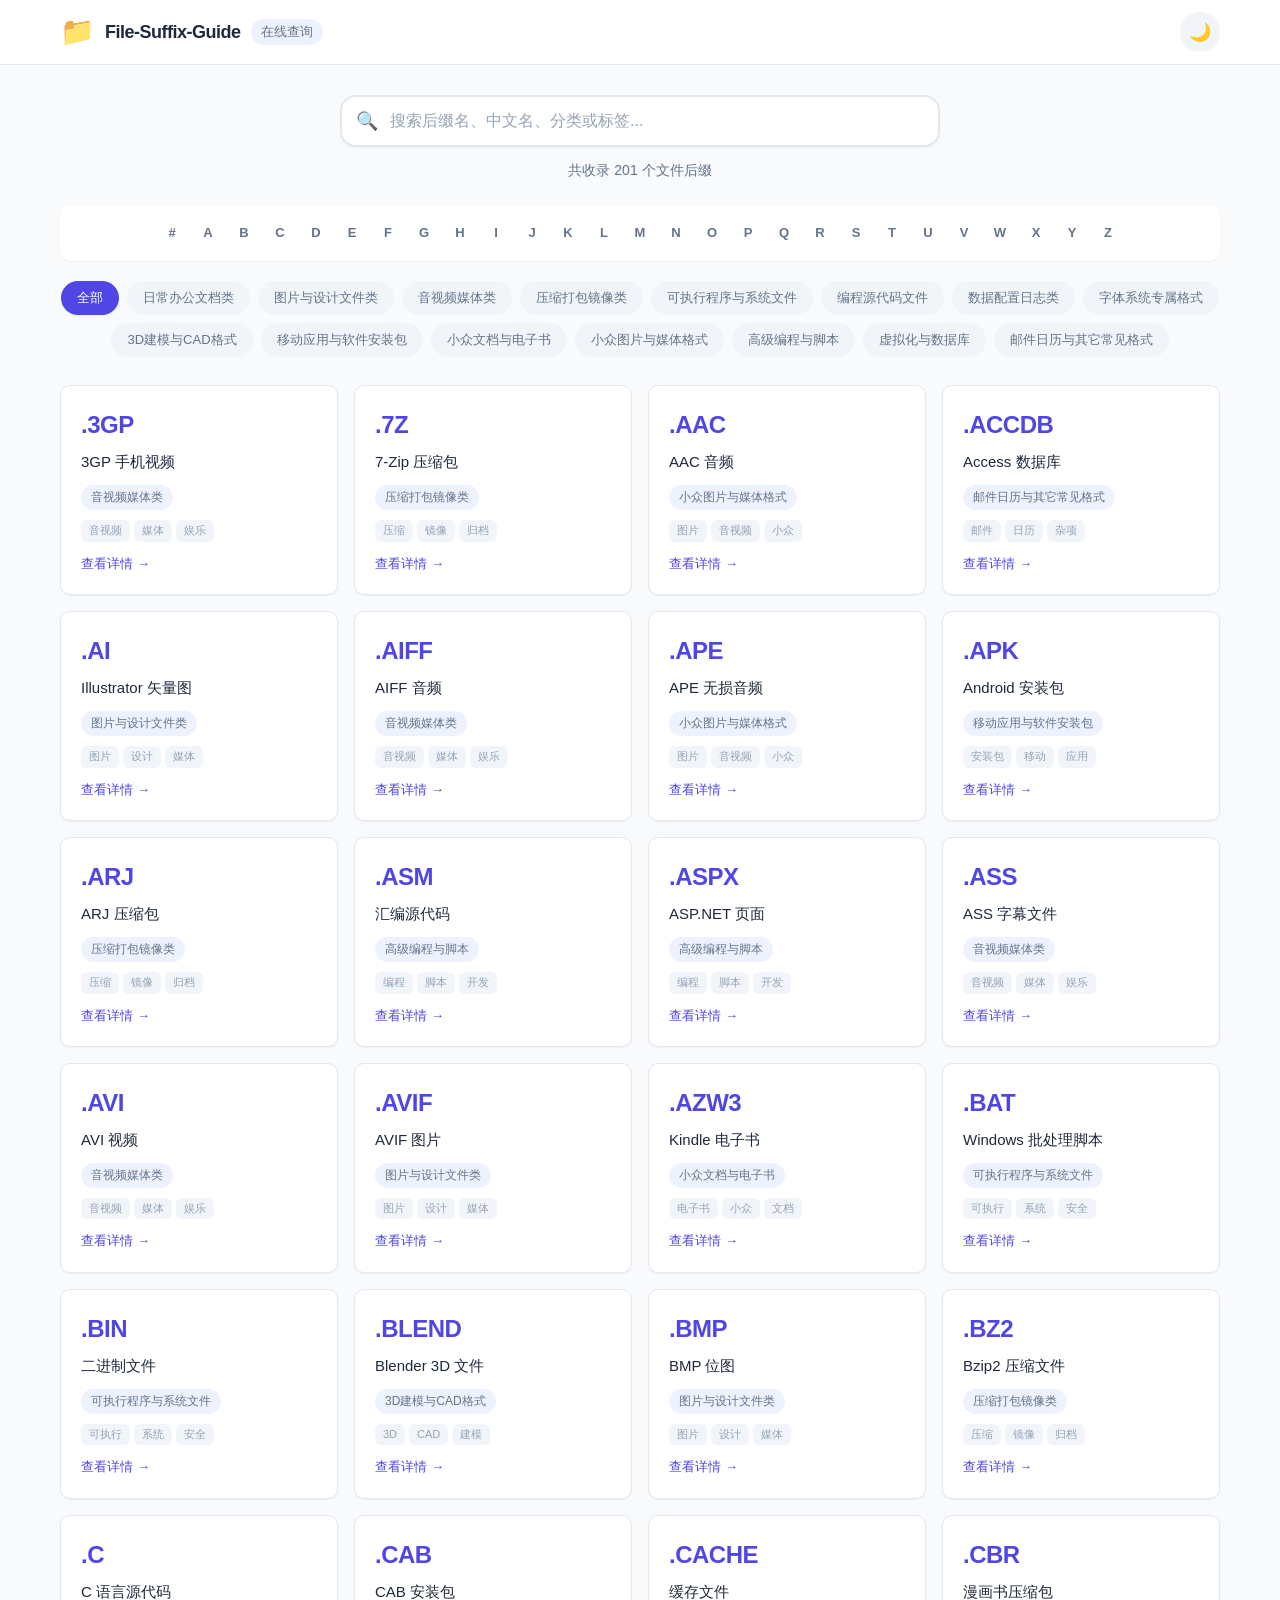
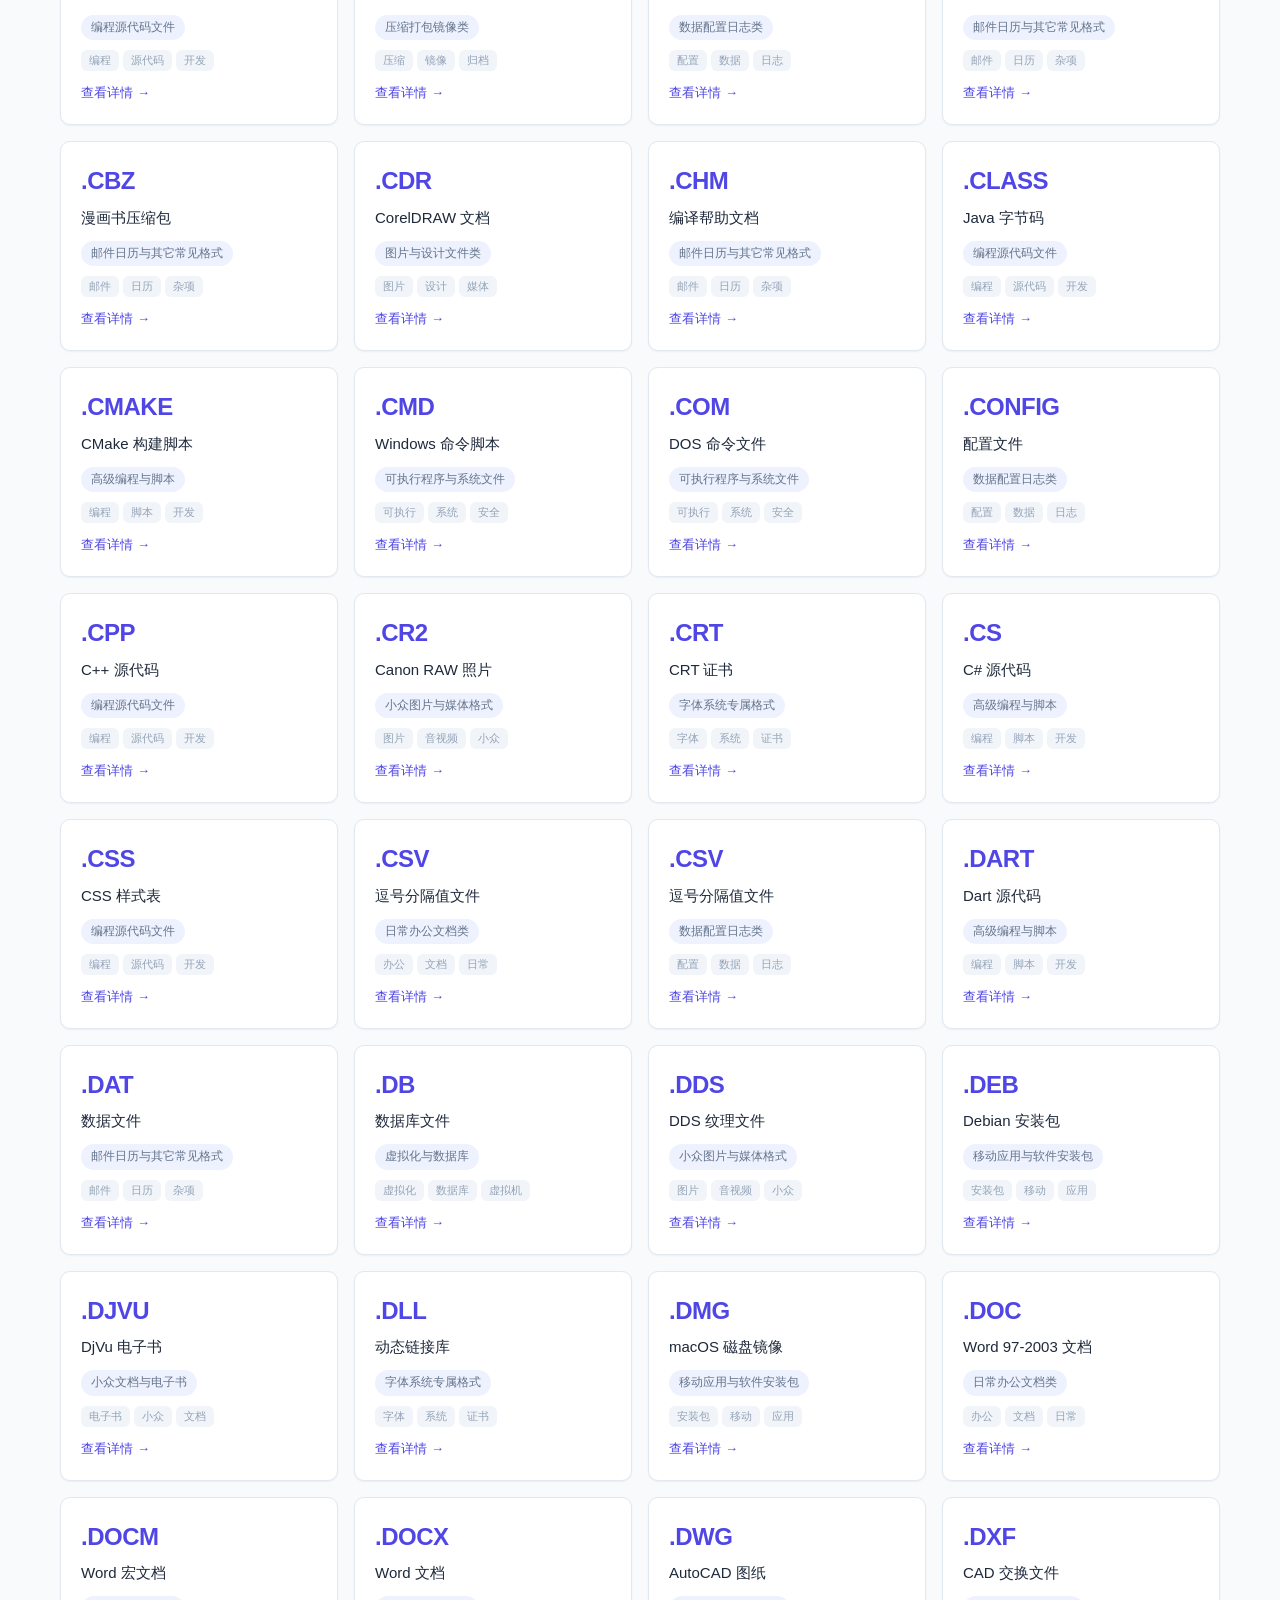
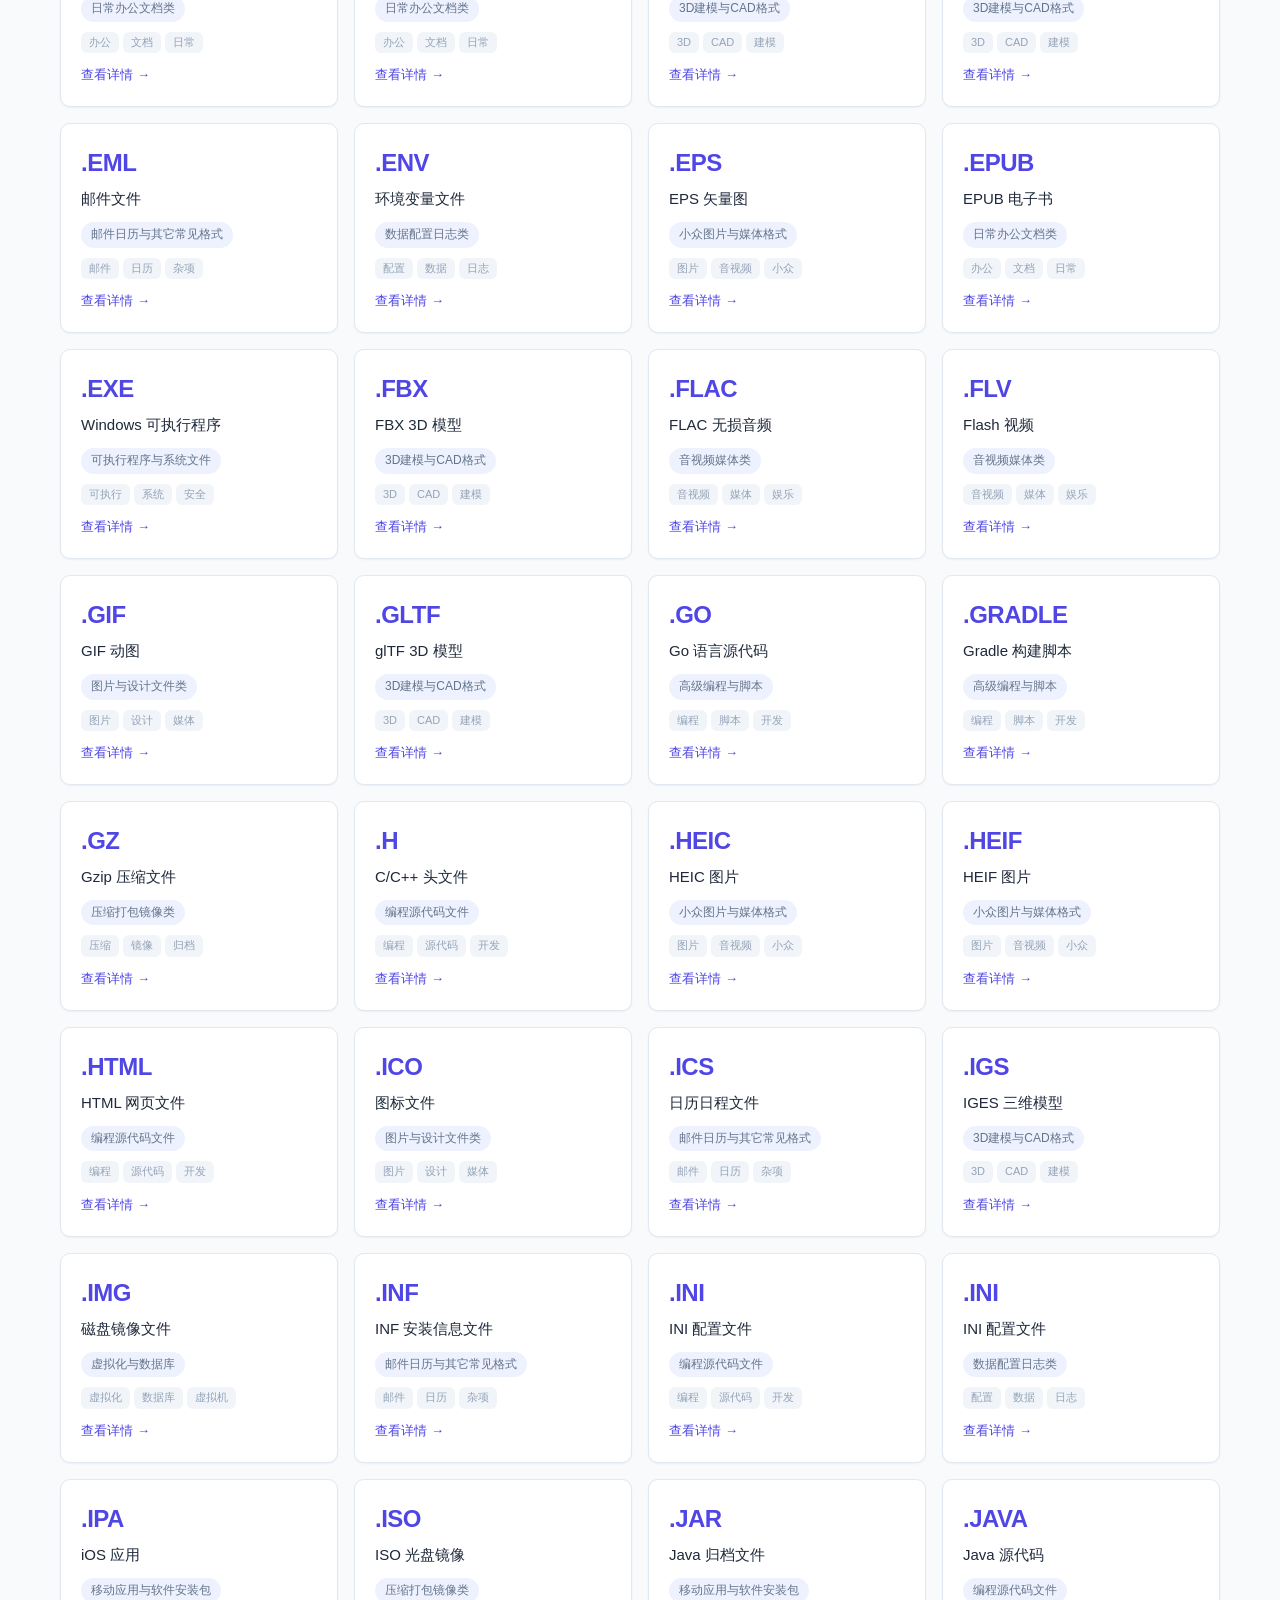
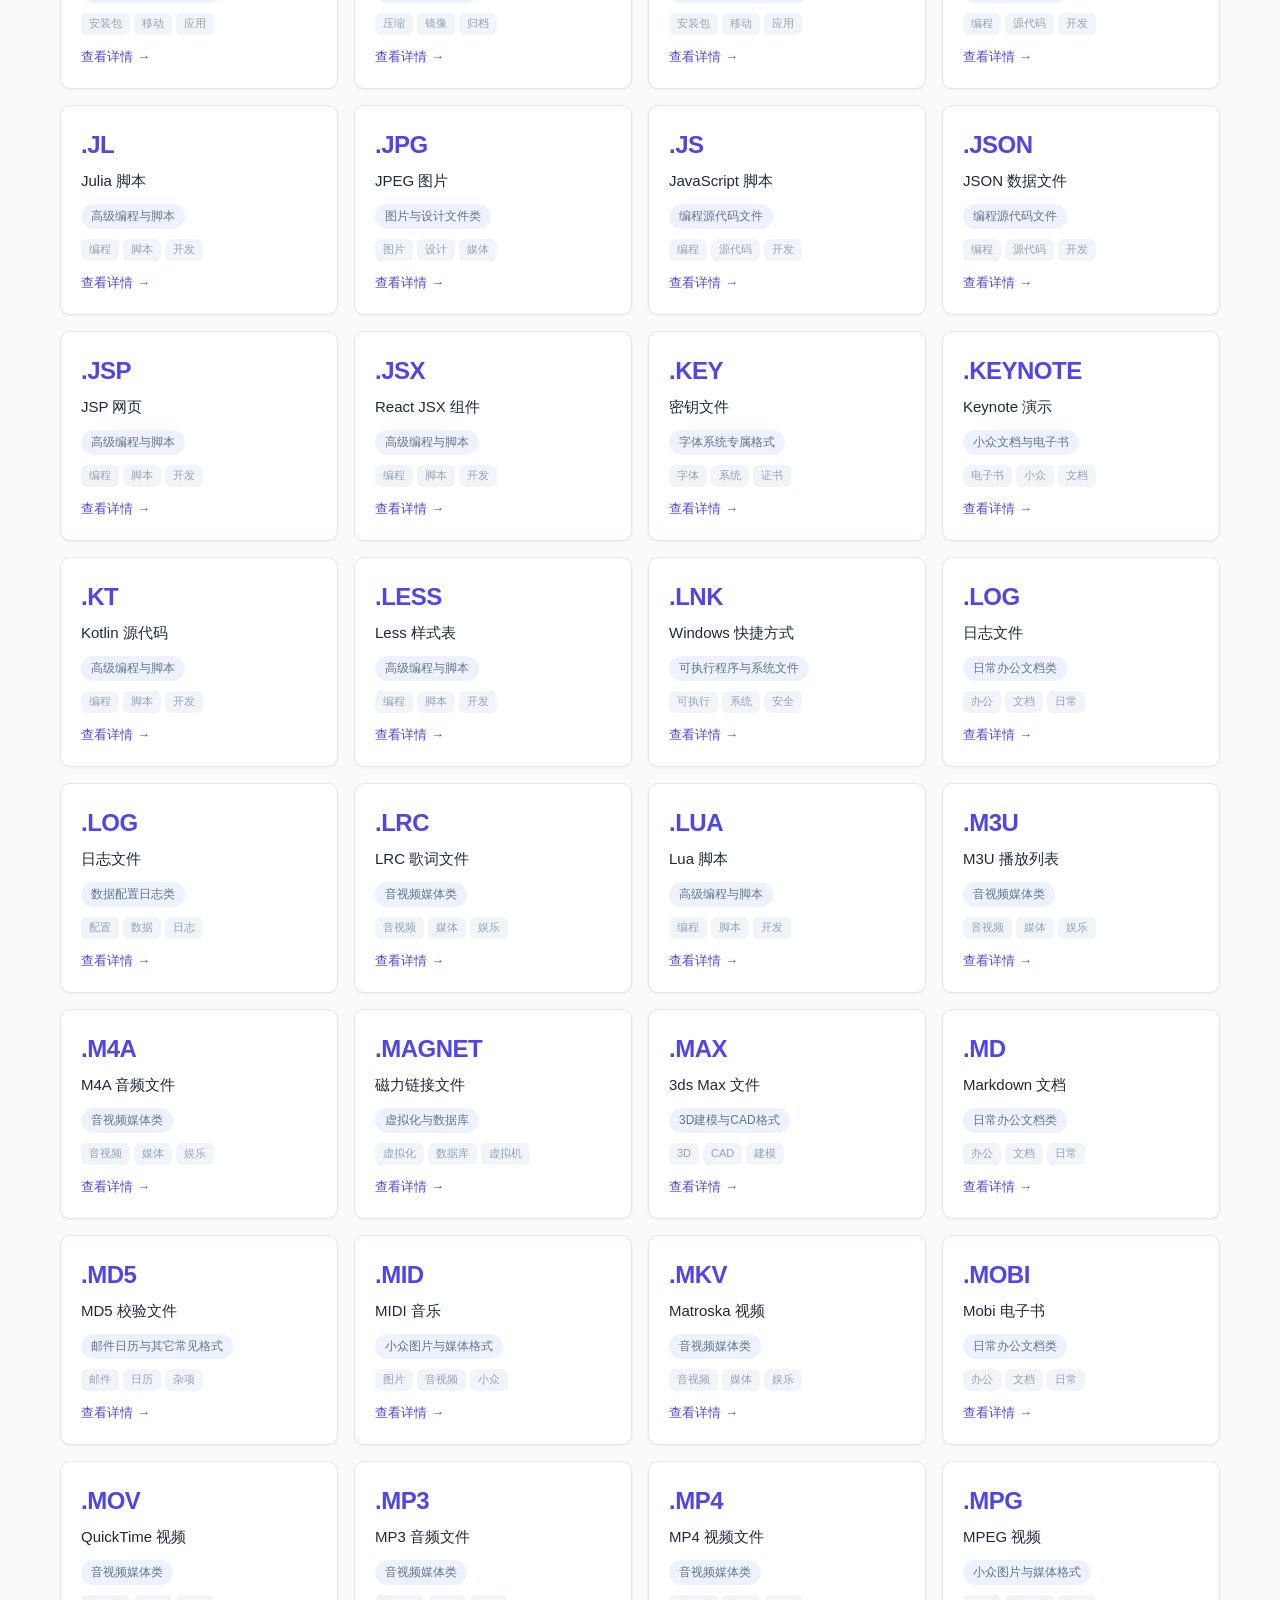
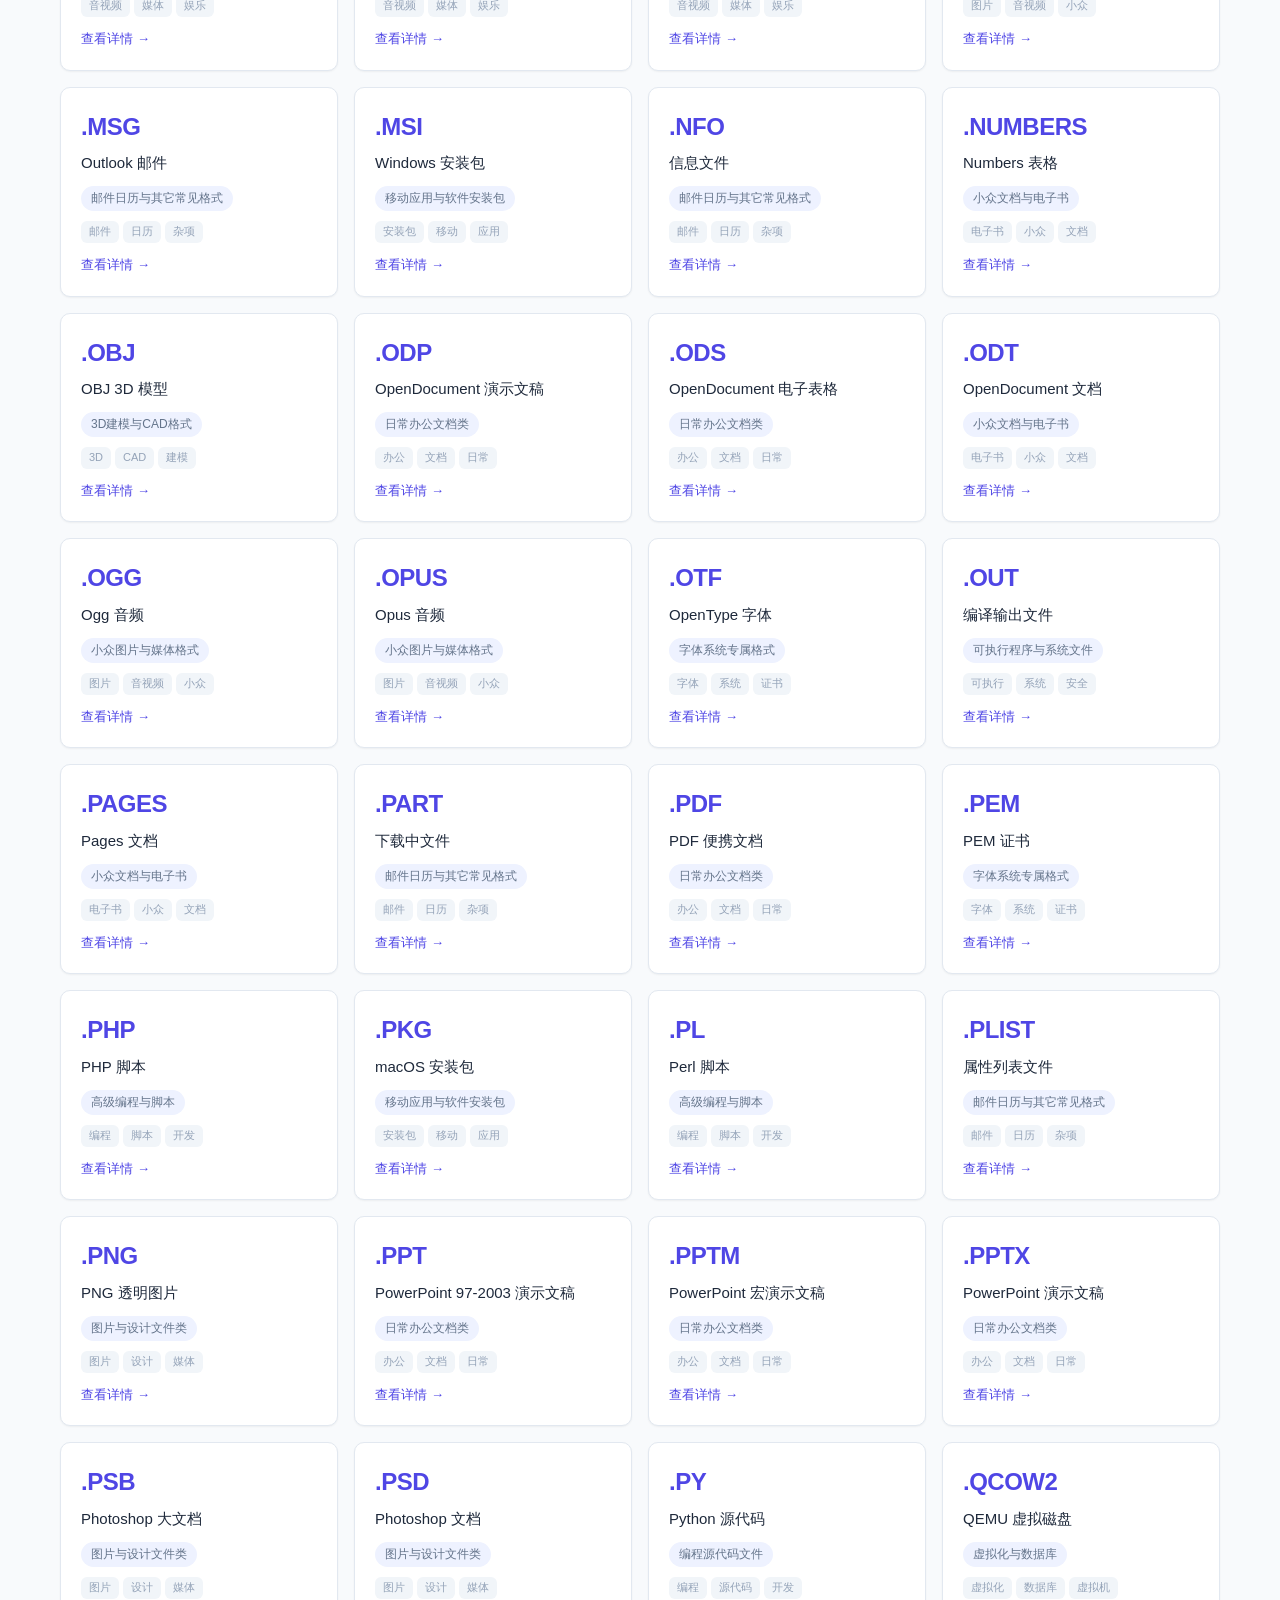
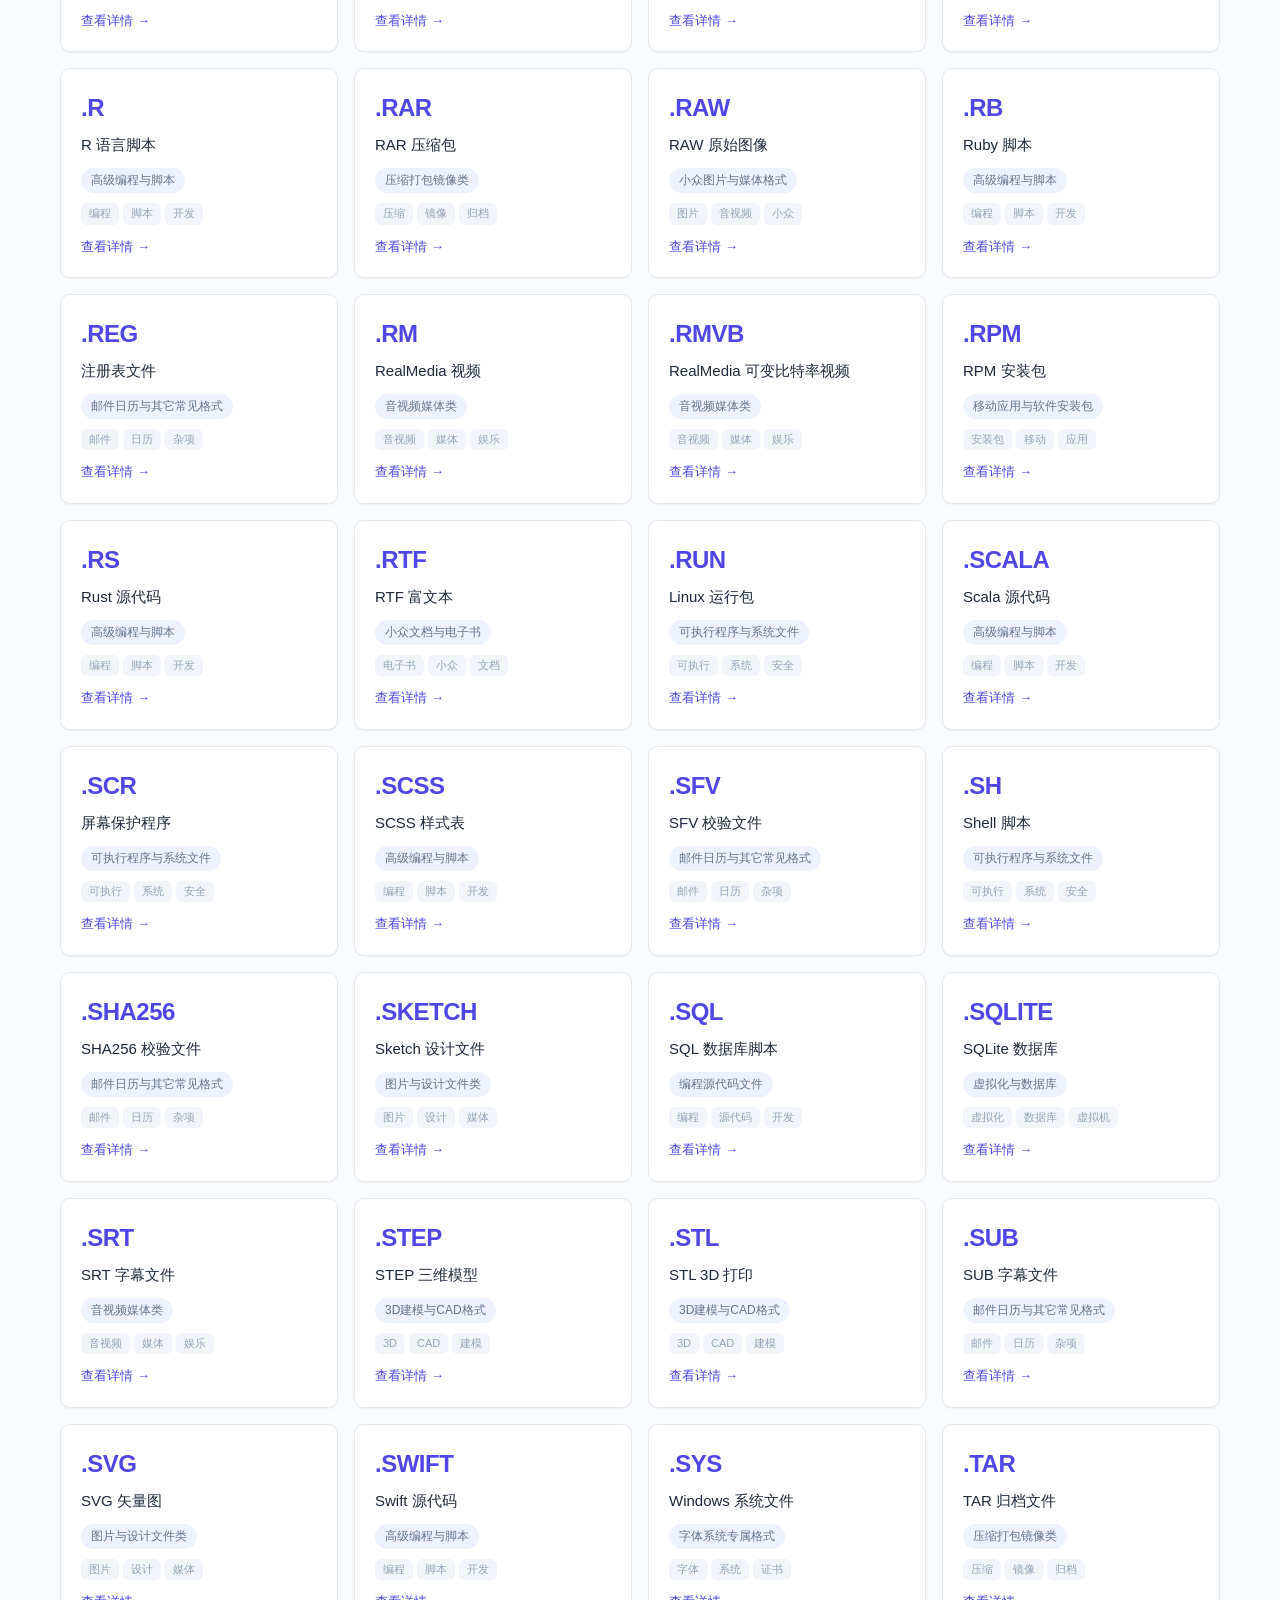
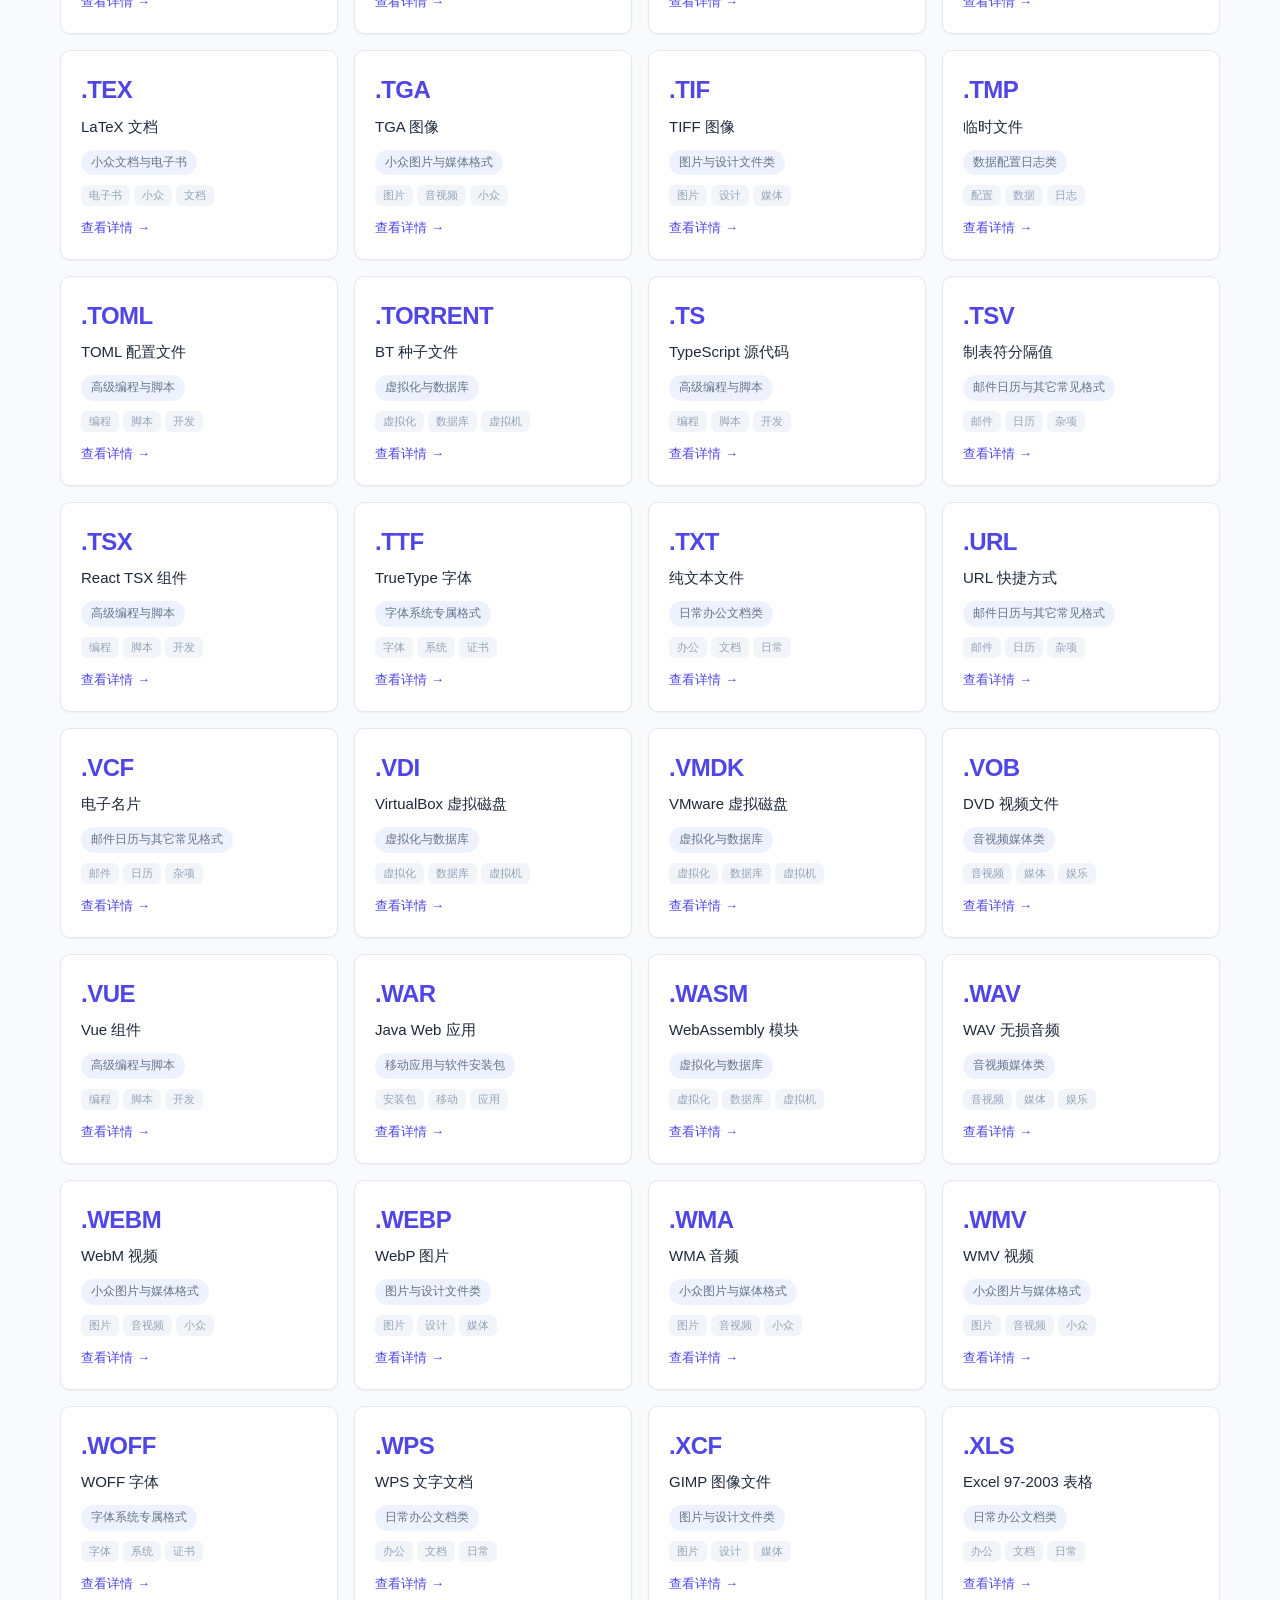
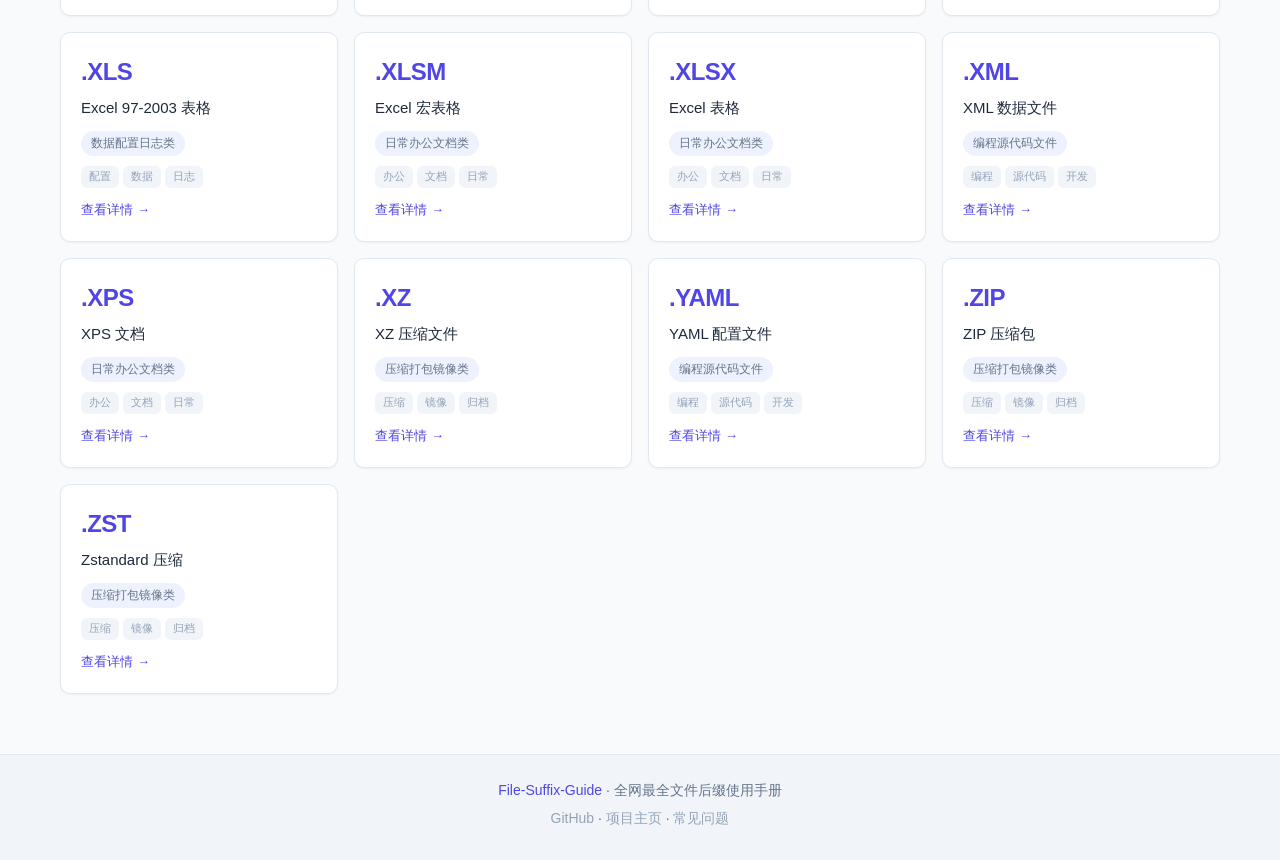
<file: web/index.html>
<!DOCTYPE html>
<html lang="zh-CN">
<head>
    <meta charset="UTF-8">
    <meta name="viewport" content="width=device-width, initial-scale=1.0">
    <meta name="description" content="File-Suffix-Guide 在线查询工具 - 全网最全文件后缀使用手册">
    <title>File-Suffix-Guide 在线查询</title>
    <link rel="stylesheet" href="style.css">
</head>
<body>
    <!-- 顶部导航栏 -->
    <header class="header">
        <div class="container header-inner">
            <div class="logo-area">
                <span class="logo-icon">📁</span>
                <h1 class="logo-title">File-Suffix-Guide</h1>
                <span class="logo-subtitle">在线查询</span>
            </div>
            <button id="themeToggle" class="theme-toggle" title="切换主题">
                <span class="theme-icon">🌙</span>
            </button>
        </div>
    </header>

    <!-- 主要内容区 -->
    <main class="main">
        <div class="container">
            <!-- 搜索区域 -->
            <section class="search-section">
                <div class="search-box">
                    <span class="search-icon">🔍</span>
                    <input 
                        type="text" 
                        id="searchInput" 
                        class="search-input" 
                        placeholder="搜索后缀名、中文名、分类或标签..." 
                        autocomplete="off"
                    >
                    <button id="clearSearch" class="clear-btn" title="清空搜索" style="display:none;">✕</button>
                </div>
                <div class="search-stats">
                    <span id="resultCount">加载中...</span>
                </div>
            </section>

            <!-- 字母索引 -->
            <section class="alphabet-section">
                <div class="alphabet-bar" id="alphabetBar">
                    <!-- 动态生成 A-Z 字母 -->
                </div>
            </section>

            <!-- 分类筛选 -->
            <section class="category-section">
                <div class="category-filters" id="categoryFilters">
                    <!-- 动态生成分类按钮 -->
                </div>
            </section>

            <!-- 后缀卡片列表 -->
            <section class="cards-section">
                <div id="cardsContainer" class="cards-grid">
                    <!-- 动态生成卡片 -->
                </div>
                <div id="noResults" class="no-results" style="display:none;">
                    <div class="no-results-icon">📭</div>
                    <p>没有找到匹配的后缀</p>
                    <p class="no-results-hint">试试其他关键词或分类</p>
                </div>
            </section>
        </div>
    </main>

    <!-- 卡片详情弹窗 -->
    <div id="detailModal" class="modal-overlay" style="display:none;">
        <div class="modal-content">
            <button class="modal-close" id="modalClose">✕</button>
            <div id="modalBody">
                <!-- 动态填充详情内容 -->
            </div>
        </div>
    </div>

    <!-- 底部 -->
    <footer class="footer">
        <div class="container footer-inner">
            <p>
                <a href="../README.md" target="_blank">File-Suffix-Guide</a>
                · 全网最全文件后缀使用手册
            </p>
            <p class="footer-links">
                <a href="https://github.com/yourname/File-Suffix-Guide" target="_blank">GitHub</a>
                · <a href="../README.md" target="_blank">项目主页</a>
                · <a href="../FAQ.md" target="_blank">常见问题</a>
            </p>
        </div>
    </footer>

    <script src="app.js"></script>
</body>
</html>
</file>
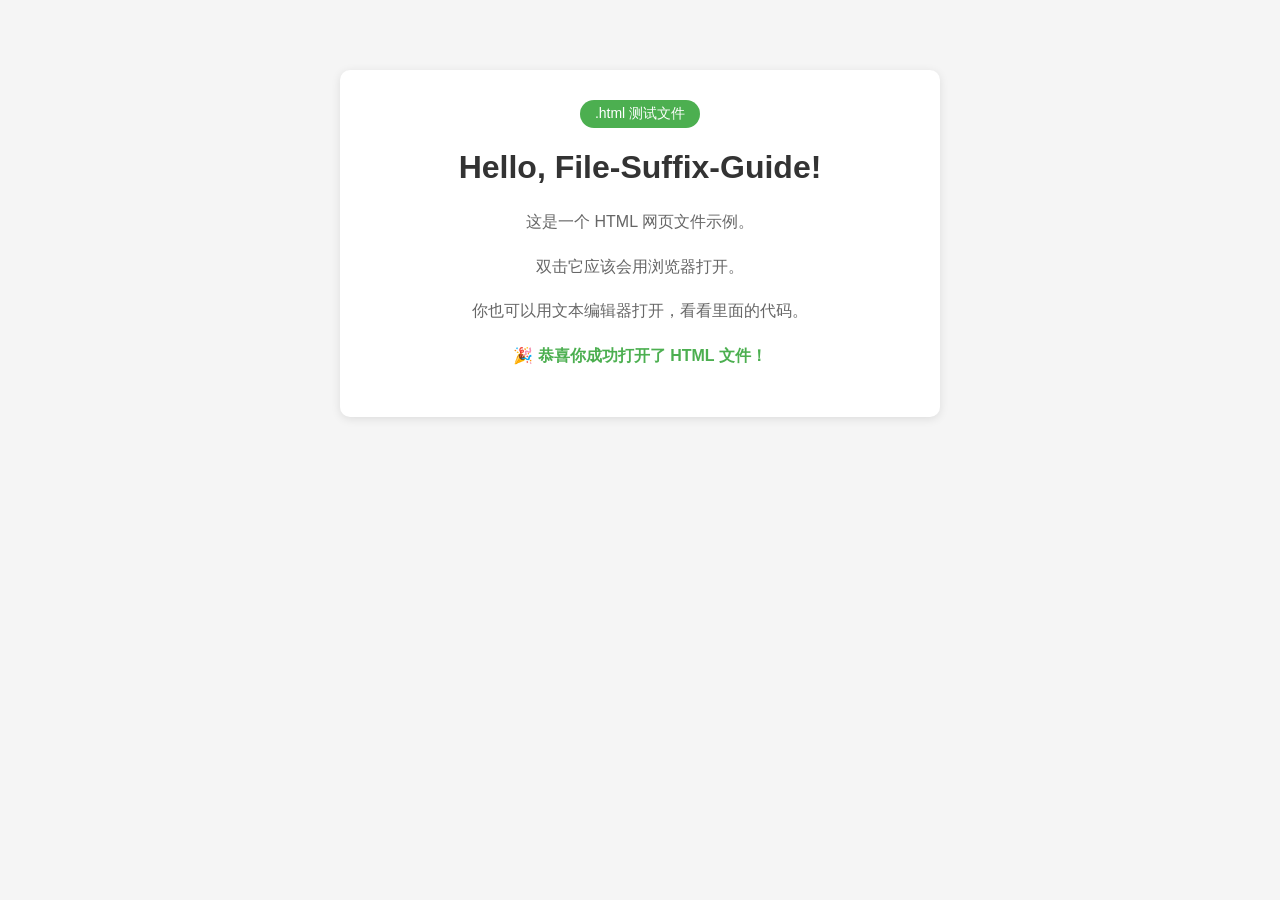
<file: examples/test.html>
<!DOCTYPE html>
<html lang="zh-CN">
<head>
    <meta charset="UTF-8">
    <title>File-Suffix-Guide HTML 测试</title>
    <style>
        body {
            font-family: "Microsoft YaHei", sans-serif;
            max-width: 600px;
            margin: 50px auto;
            padding: 20px;
            background: #f5f5f5;
        }
        .card {
            background: white;
            padding: 30px;
            border-radius: 10px;
            box-shadow: 0 2px 10px rgba(0,0,0,0.1);
            text-align: center;
        }
        h1 { color: #333; }
        .tag {
            display: inline-block;
            background: #4CAF50;
            color: white;
            padding: 5px 15px;
            border-radius: 20px;
            font-size: 14px;
        }
        p { color: #666; line-height: 1.8; }
    </style>
</head>
<body>
    <div class="card">
        <span class="tag">.html 测试文件</span>
        <h1>Hello, File-Suffix-Guide!</h1>
        <p>这是一个 HTML 网页文件示例。</p>
        <p>双击它应该会用浏览器打开。</p>
        <p>你也可以用文本编辑器打开，看看里面的代码。</p>
        <p style="color: #4CAF50; font-weight: bold;">🎉 恭喜你成功打开了 HTML 文件！</p>
    </div>
</body>
</html>
</file>
<file: web/style.css>
/* ========================================
   File-Suffix-Guide 在线查询 - 样式表
   ======================================== */

/* ---------- CSS 变量（亮色主题） ---------- */
:root {
    /* 主色调 */
    --primary-color: #4f46e5;
    --primary-hover: #4338ca;
    --primary-light: #eef2ff;
    --accent-color: #06b6d4;
    
    /* 背景色 */
    --bg-body: #f8fafc;
    --bg-card: #ffffff;
    --bg-header: #ffffff;
    --bg-footer: #f1f5f9;
    --bg-search: #ffffff;
    --bg-tag: #eef2ff;
    --bg-category: #f1f5f9;
    --bg-category-active: #4f46e5;
    --bg-modal: #ffffff;
    
    /* 文字色 */
    --text-primary: #1e293b;
    --text-secondary: #64748b;
    --text-muted: #94a3b8;
    --text-inverse: #ffffff;
    --text-link: #4f46e5;
    
    /* 边框色 */
    --border-color: #e2e8f0;
    --border-light: #f1f5f9;
    --border-focus: #4f46e5;
    
    /* 阴影 */
    --shadow-sm: 0 1px 2px rgba(0, 0, 0, 0.05);
    --shadow-md: 0 4px 6px -1px rgba(0, 0, 0, 0.1), 0 2px 4px -1px rgba(0, 0, 0, 0.06);
    --shadow-lg: 0 10px 15px -3px rgba(0, 0, 0, 0.1), 0 4px 6px -2px rgba(0, 0, 0, 0.05);
    --shadow-xl: 0 20px 25px -5px rgba(0, 0, 0, 0.1), 0 10px 10px -5px rgba(0, 0, 0, 0.04);
    
    /* 圆角 */
    --radius-sm: 6px;
    --radius-md: 10px;
    --radius-lg: 16px;
    --radius-full: 9999px;
    
    /* 过渡 */
    --transition-fast: 0.15s ease;
    --transition-normal: 0.25s ease;
}

/* ---------- 暗色主题 ---------- */
[data-theme="dark"] {
    /* 主色调 */
    --primary-color: #818cf8;
    --primary-hover: #a5b4fc;
    --primary-light: #312e81;
    --accent-color: #22d3ee;
    
    /* 背景色 */
    --bg-body: #0f172a;
    --bg-card: #1e293b;
    --bg-header: #1e293b;
    --bg-footer: #0f172a;
    --bg-search: #1e293b;
    --bg-tag: #312e81;
    --bg-category: #334155;
    --bg-category-active: #4f46e5;
    --bg-modal: #1e293b;
    
    /* 文字色 */
    --text-primary: #f1f5f9;
    --text-secondary: #cbd5e1;
    --text-muted: #64748b;
    --text-inverse: #0f172a;
    --text-link: #818cf8;
    
    /* 边框色 */
    --border-color: #334155;
    --border-light: #334155;
    --border-focus: #818cf8;
    
    /* 阴影 */
    --shadow-sm: 0 1px 2px rgba(0, 0, 0, 0.3);
    --shadow-md: 0 4px 6px -1px rgba(0, 0, 0, 0.4), 0 2px 4px -1px rgba(0, 0, 0, 0.3);
    --shadow-lg: 0 10px 15px -3px rgba(0, 0, 0, 0.5), 0 4px 6px -2px rgba(0, 0, 0, 0.3);
    --shadow-xl: 0 20px 25px -5px rgba(0, 0, 0, 0.6), 0 10px 10px -5px rgba(0, 0, 0, 0.4);
}

/* ---------- 全局重置 ---------- */
* {
    margin: 0;
    padding: 0;
    box-sizing: border-box;
}

html {
    scroll-behavior: smooth;
}

body {
    font-family: -apple-system, BlinkMacSystemFont, "Segoe UI", "PingFang SC", 
                 "Hiragino Sans GB", "Microsoft YaHei", "Helvetica Neue", 
                 Helvetica, Arial, sans-serif;
    font-size: 15px;
    line-height: 1.6;
    color: var(--text-primary);
    background-color: var(--bg-body);
    transition: background-color var(--transition-normal),
                color var(--transition-normal);
    min-height: 100vh;
    display: flex;
    flex-direction: column;
}

a {
    color: var(--text-link);
    text-decoration: none;
    transition: color var(--transition-fast);
}

a:hover {
    color: var(--primary-hover);
}

.container {
    max-width: 1200px;
    margin: 0 auto;
    padding: 0 20px;
}

/* ---------- 顶部导航栏 ---------- */
.header {
    background-color: var(--bg-header);
    border-bottom: 1px solid var(--border-color);
    position: sticky;
    top: 0;
    z-index: 100;
    backdrop-filter: blur(10px);
    -webkit-backdrop-filter: blur(10px);
}

.header-inner {
    display: flex;
    align-items: center;
    justify-content: space-between;
    height: 64px;
}

.logo-area {
    display: flex;
    align-items: center;
    gap: 10px;
}

.logo-icon {
    font-size: 28px;
}

.logo-title {
    font-size: 18px;
    font-weight: 700;
    color: var(--text-primary);
    letter-spacing: -0.5px;
}

.logo-subtitle {
    font-size: 13px;
    color: var(--text-secondary);
    background-color: var(--primary-light);
    padding: 3px 10px;
    border-radius: var(--radius-full);
    font-weight: 500;
}

.theme-toggle {
    width: 40px;
    height: 40px;
    border: none;
    border-radius: var(--radius-full);
    background-color: var(--bg-category);
    cursor: pointer;
    font-size: 18px;
    display: flex;
    align-items: center;
    justify-content: center;
    transition: all var(--transition-fast);
}

.theme-toggle:hover {
    background-color: var(--primary-light);
    transform: scale(1.1);
}

/* ---------- 主内容区 ---------- */
.main {
    flex: 1;
    padding: 30px 0 60px;
}

/* ---------- 搜索区域 ---------- */
.search-section {
    margin-bottom: 24px;
}

.search-box {
    position: relative;
    display: flex;
    align-items: center;
    max-width: 600px;
    margin: 0 auto;
}

.search-icon {
    position: absolute;
    left: 16px;
    font-size: 18px;
    color: var(--text-muted);
    pointer-events: none;
}

.search-input {
    width: 100%;
    height: 52px;
    padding: 0 50px 0 48px;
    font-size: 16px;
    color: var(--text-primary);
    background-color: var(--bg-search);
    border: 2px solid var(--border-color);
    border-radius: var(--radius-lg);
    outline: none;
    transition: all var(--transition-fast);
    box-shadow: var(--shadow-sm);
}

.search-input:focus {
    border-color: var(--border-focus);
    box-shadow: 0 0 0 4px rgba(79, 70, 229, 0.1);
}

.search-input::placeholder {
    color: var(--text-muted);
}

.clear-btn {
    position: absolute;
    right: 12px;
    width: 32px;
    height: 32px;
    border: none;
    border-radius: var(--radius-full);
    background-color: var(--bg-category);
    color: var(--text-secondary);
    cursor: pointer;
    font-size: 12px;
    display: flex;
    align-items: center;
    justify-content: center;
    transition: all var(--transition-fast);
}

.clear-btn:hover {
    background-color: var(--text-muted);
    color: var(--text-inverse);
}

.search-stats {
    text-align: center;
    margin-top: 12px;
    font-size: 14px;
    color: var(--text-secondary);
}

/* ---------- 字母索引 ---------- */
.alphabet-section {
    margin-bottom: 20px;
}

.alphabet-bar {
    display: flex;
    flex-wrap: wrap;
    gap: 4px;
    justify-content: center;
    padding: 12px 16px;
    background-color: var(--bg-card);
    border-radius: var(--radius-md);
    box-shadow: var(--shadow-sm);
}

.alphabet-letter {
    min-width: 32px;
    height: 32px;
    padding: 0 8px;
    display: flex;
    align-items: center;
    justify-content: center;
    font-size: 13px;
    font-weight: 600;
    color: var(--text-secondary);
    border-radius: var(--radius-sm);
    cursor: pointer;
    transition: all var(--transition-fast);
    user-select: none;
}

.alphabet-letter:hover {
    background-color: var(--primary-light);
    color: var(--primary-color);
}

.alphabet-letter.active {
    background-color: var(--primary-color);
    color: var(--text-inverse);
}

.alphabet-letter.disabled {
    opacity: 0.3;
    cursor: not-allowed;
    pointer-events: none;
}

/* ---------- 分类筛选 ---------- */
.category-section {
    margin-bottom: 28px;
}

.category-filters {
    display: flex;
    flex-wrap: wrap;
    gap: 8px;
    justify-content: center;
}

.category-btn {
    padding: 8px 16px;
    font-size: 13px;
    font-weight: 500;
    color: var(--text-secondary);
    background-color: var(--bg-category);
    border: none;
    border-radius: var(--radius-full);
    cursor: pointer;
    transition: all var(--transition-fast);
    white-space: nowrap;
}

.category-btn:hover {
    background-color: var(--primary-light);
    color: var(--primary-color);
}

.category-btn.active {
    background-color: var(--bg-category-active);
    color: var(--text-inverse);
    box-shadow: var(--shadow-sm);
}

/* ---------- 卡片网格 ---------- */
.cards-section {
    min-height: 300px;
}

.cards-grid {
    display: grid;
    grid-template-columns: repeat(auto-fill, minmax(240px, 1fr));
    gap: 16px;
}

.suffix-card {
    background-color: var(--bg-card);
    border: 1px solid var(--border-color);
    border-radius: var(--radius-md);
    padding: 20px;
    cursor: pointer;
    transition: all var(--transition-normal);
    box-shadow: var(--shadow-sm);
    position: relative;
    overflow: hidden;
}

.suffix-card::before {
    content: '';
    position: absolute;
    top: 0;
    left: 0;
    right: 0;
    height: 3px;
    background: linear-gradient(90deg, var(--primary-color), var(--accent-color));
    opacity: 0;
    transition: opacity var(--transition-fast);
}

.suffix-card:hover {
    transform: translateY(-4px);
    box-shadow: var(--shadow-lg);
    border-color: var(--primary-color);
}

.suffix-card:hover::before {
    opacity: 1;
}

.card-suffix {
    font-size: 24px;
    font-weight: 700;
    color: var(--primary-color);
    letter-spacing: -0.5px;
    margin-bottom: 6px;
    text-transform: uppercase;
}

.card-name {
    font-size: 15px;
    font-weight: 500;
    color: var(--text-primary);
    margin-bottom: 12px;
    line-height: 1.4;
}

.card-category {
    display: inline-block;
    font-size: 12px;
    color: var(--text-secondary);
    background-color: var(--bg-tag);
    padding: 3px 10px;
    border-radius: var(--radius-full);
    margin-bottom: 10px;
}

.card-tags {
    display: flex;
    flex-wrap: wrap;
    gap: 4px;
    margin-bottom: 12px;
}

.card-tag {
    font-size: 11px;
    color: var(--text-muted);
    background-color: var(--bg-category);
    padding: 2px 8px;
    border-radius: var(--radius-sm);
}

.card-detail-link {
    font-size: 13px;
    color: var(--text-link);
    display: flex;
    align-items: center;
    gap: 4px;
    font-weight: 500;
}

.card-detail-link:hover {
    color: var(--primary-hover);
}

.card-detail-link::after {
    content: '→';
    transition: transform var(--transition-fast);
}

.suffix-card:hover .card-detail-link::after {
    transform: translateX(3px);
}

/* ---------- 无结果提示 ---------- */
.no-results {
    text-align: center;
    padding: 60px 20px;
    color: var(--text-secondary);
}

.no-results-icon {
    font-size: 64px;
    margin-bottom: 16px;
}

.no-results p {
    font-size: 16px;
    margin-bottom: 4px;
}

.no-results-hint {
    font-size: 14px;
    color: var(--text-muted);
}

/* ---------- 详情弹窗 ---------- */
.modal-overlay {
    position: fixed;
    top: 0;
    left: 0;
    right: 0;
    bottom: 0;
    background-color: rgba(0, 0, 0, 0.5);
    backdrop-filter: blur(4px);
    -webkit-backdrop-filter: blur(4px);
    z-index: 1000;
    display: flex;
    align-items: center;
    justify-content: center;
    padding: 20px;
    animation: fadeIn 0.2s ease;
}

@keyframes fadeIn {
    from { opacity: 0; }
    to { opacity: 1; }
}

.modal-content {
    background-color: var(--bg-modal);
    border-radius: var(--radius-lg);
    max-width: 560px;
    width: 100%;
    max-height: 85vh;
    overflow-y: auto;
    box-shadow: var(--shadow-xl);
    position: relative;
    animation: slideUp 0.3s ease;
}

@keyframes slideUp {
    from {
        opacity: 0;
        transform: translateY(20px);
    }
    to {
        opacity: 1;
        transform: translateY(0);
    }
}

.modal-close {
    position: absolute;
    top: 16px;
    right: 16px;
    width: 36px;
    height: 36px;
    border: none;
    border-radius: var(--radius-full);
    background-color: var(--bg-category);
    color: var(--text-secondary);
    cursor: pointer;
    font-size: 14px;
    display: flex;
    align-items: center;
    justify-content: center;
    transition: all var(--transition-fast);
    z-index: 1;
}

.modal-close:hover {
    background-color: var(--text-muted);
    color: var(--text-inverse);
}

.modal-body {
    padding: 32px;
}

.modal-header {
    margin-bottom: 24px;
    padding-bottom: 20px;
    border-bottom: 1px solid var(--border-color);
}

.modal-suffix {
    font-size: 36px;
    font-weight: 700;
    color: var(--primary-color);
    text-transform: uppercase;
    margin-bottom: 8px;
}

.modal-name {
    font-size: 20px;
    font-weight: 600;
    color: var(--text-primary);
    margin-bottom: 12px;
}

.modal-category {
    display: inline-block;
    font-size: 13px;
    color: var(--primary-color);
    background-color: var(--primary-light);
    padding: 4px 12px;
    border-radius: var(--radius-full);
    font-weight: 500;
}

.modal-section {
    margin-bottom: 20px;
}

.modal-section-title {
    font-size: 14px;
    font-weight: 600;
    color: var(--text-primary);
    margin-bottom: 8px;
    display: flex;
    align-items: center;
    gap: 8px;
}

.modal-section-title::before {
    content: '';
    width: 3px;
    height: 14px;
    background-color: var(--primary-color);
    border-radius: 2px;
}

.modal-section-content {
    font-size: 14px;
    color: var(--text-secondary);
    line-height: 1.7;
}

.modal-tags {
    display: flex;
    flex-wrap: wrap;
    gap: 6px;
}

.modal-tag {
    font-size: 12px;
    color: var(--text-secondary);
    background-color: var(--bg-tag);
    padding: 4px 10px;
    border-radius: var(--radius-full);
}

.modal-doc-link {
    display: inline-flex;
    align-items: center;
    gap: 6px;
    padding: 10px 20px;
    background-color: var(--primary-color);
    color: var(--text-inverse);
    border-radius: var(--radius-md);
    font-size: 14px;
    font-weight: 500;
    transition: all var(--transition-fast);
}

.modal-doc-link:hover {
    background-color: var(--primary-hover);
    color: var(--text-inverse);
    transform: translateY(-1px);
    box-shadow: var(--shadow-md);
}

/* ---------- 底部 ---------- */
.footer {
    background-color: var(--bg-footer);
    border-top: 1px solid var(--border-color);
    padding: 24px 0;
    text-align: center;
}

.footer-inner p {
    font-size: 14px;
    color: var(--text-secondary);
    margin-bottom: 6px;
}

.footer-links {
    font-size: 13px;
    color: var(--text-muted);
}

.footer-links a {
    color: var(--text-muted);
}

.footer-links a:hover {
    color: var(--primary-color);
}

/* ---------- 响应式设计 ---------- */
@media (max-width: 768px) {
    .container {
        padding: 0 16px;
    }
    
    .header-inner {
        height: 56px;
    }
    
    .logo-title {
        font-size: 16px;
    }
    
    .logo-subtitle {
        display: none;
    }
    
    .main {
        padding: 20px 0 40px;
    }
    
    .search-input {
        height: 48px;
        font-size: 15px;
    }
    
    .alphabet-bar {
        padding: 10px 12px;
        gap: 2px;
    }
    
    .alphabet-letter {
        min-width: 28px;
        height: 28px;
        font-size: 12px;
    }
    
    .category-filters {
        gap: 6px;
    }
    
    .category-btn {
        padding: 6px 12px;
        font-size: 12px;
    }
    
    .cards-grid {
        grid-template-columns: repeat(auto-fill, minmax(160px, 1fr));
        gap: 12px;
    }
    
    .suffix-card {
        padding: 16px;
    }
    
    .card-suffix {
        font-size: 20px;
    }
    
    .card-name {
        font-size: 13px;
    }
    
    .card-tags {
        display: none;
    }
    
    .modal-body {
        padding: 24px 20px;
    }
    
    .modal-suffix {
        font-size: 28px;
    }
    
    .modal-name {
        font-size: 17px;
    }
}

@media (max-width: 480px) {
    .cards-grid {
        grid-template-columns: repeat(2, 1fr);
    }
    
    .card-category {
        font-size: 11px;
        padding: 2px 8px;
    }
    
    .card-detail-link {
        font-size: 12px;
    }
}

/* ---------- 滚动条样式 ---------- */
::-webkit-scrollbar {
    width: 8px;
    height: 8px;
}

::-webkit-scrollbar-track {
    background: var(--bg-body);
}

::-webkit-scrollbar-thumb {
    background: var(--text-muted);
    border-radius: 4px;
}

::-webkit-scrollbar-thumb:hover {
    background: var(--text-secondary);
}

/* ---------- 选中文本样式 ---------- */
::selection {
    background-color: var(--primary-color);
    color: var(--text-inverse);
}
</file>
